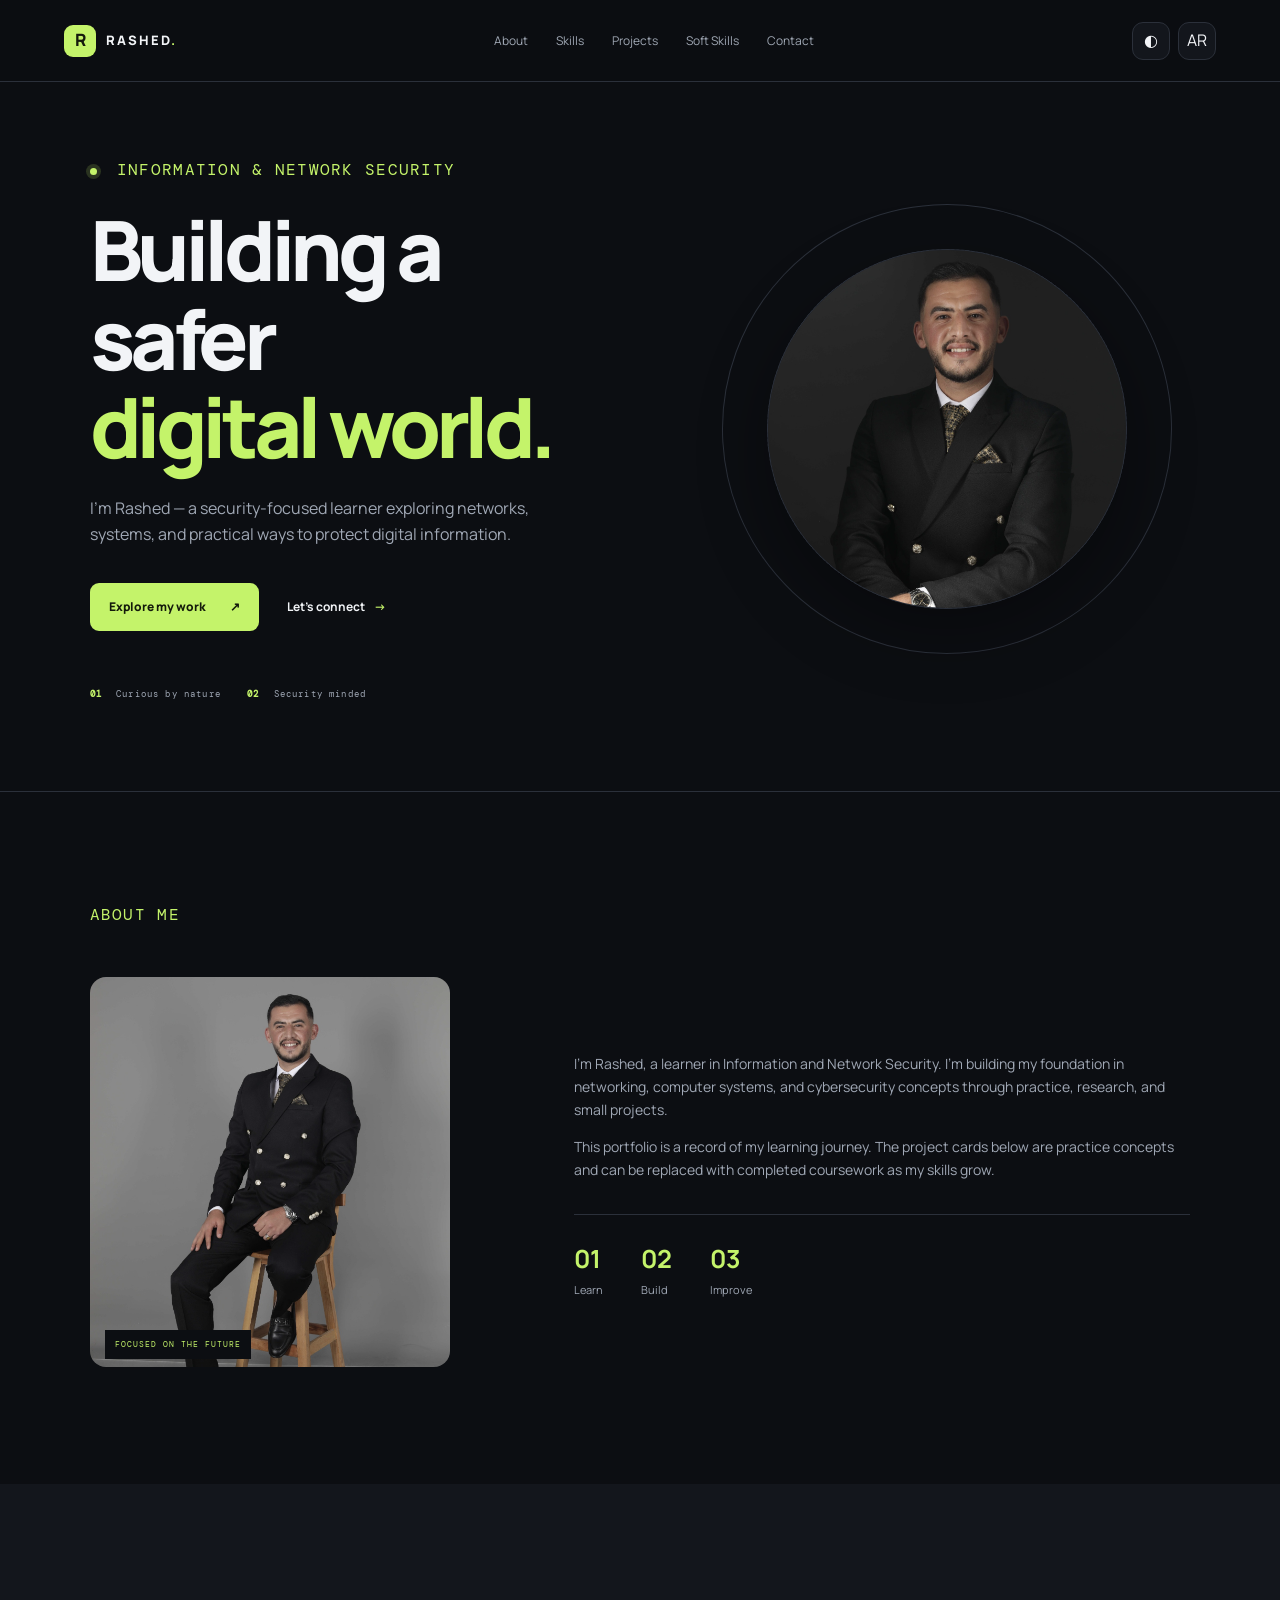
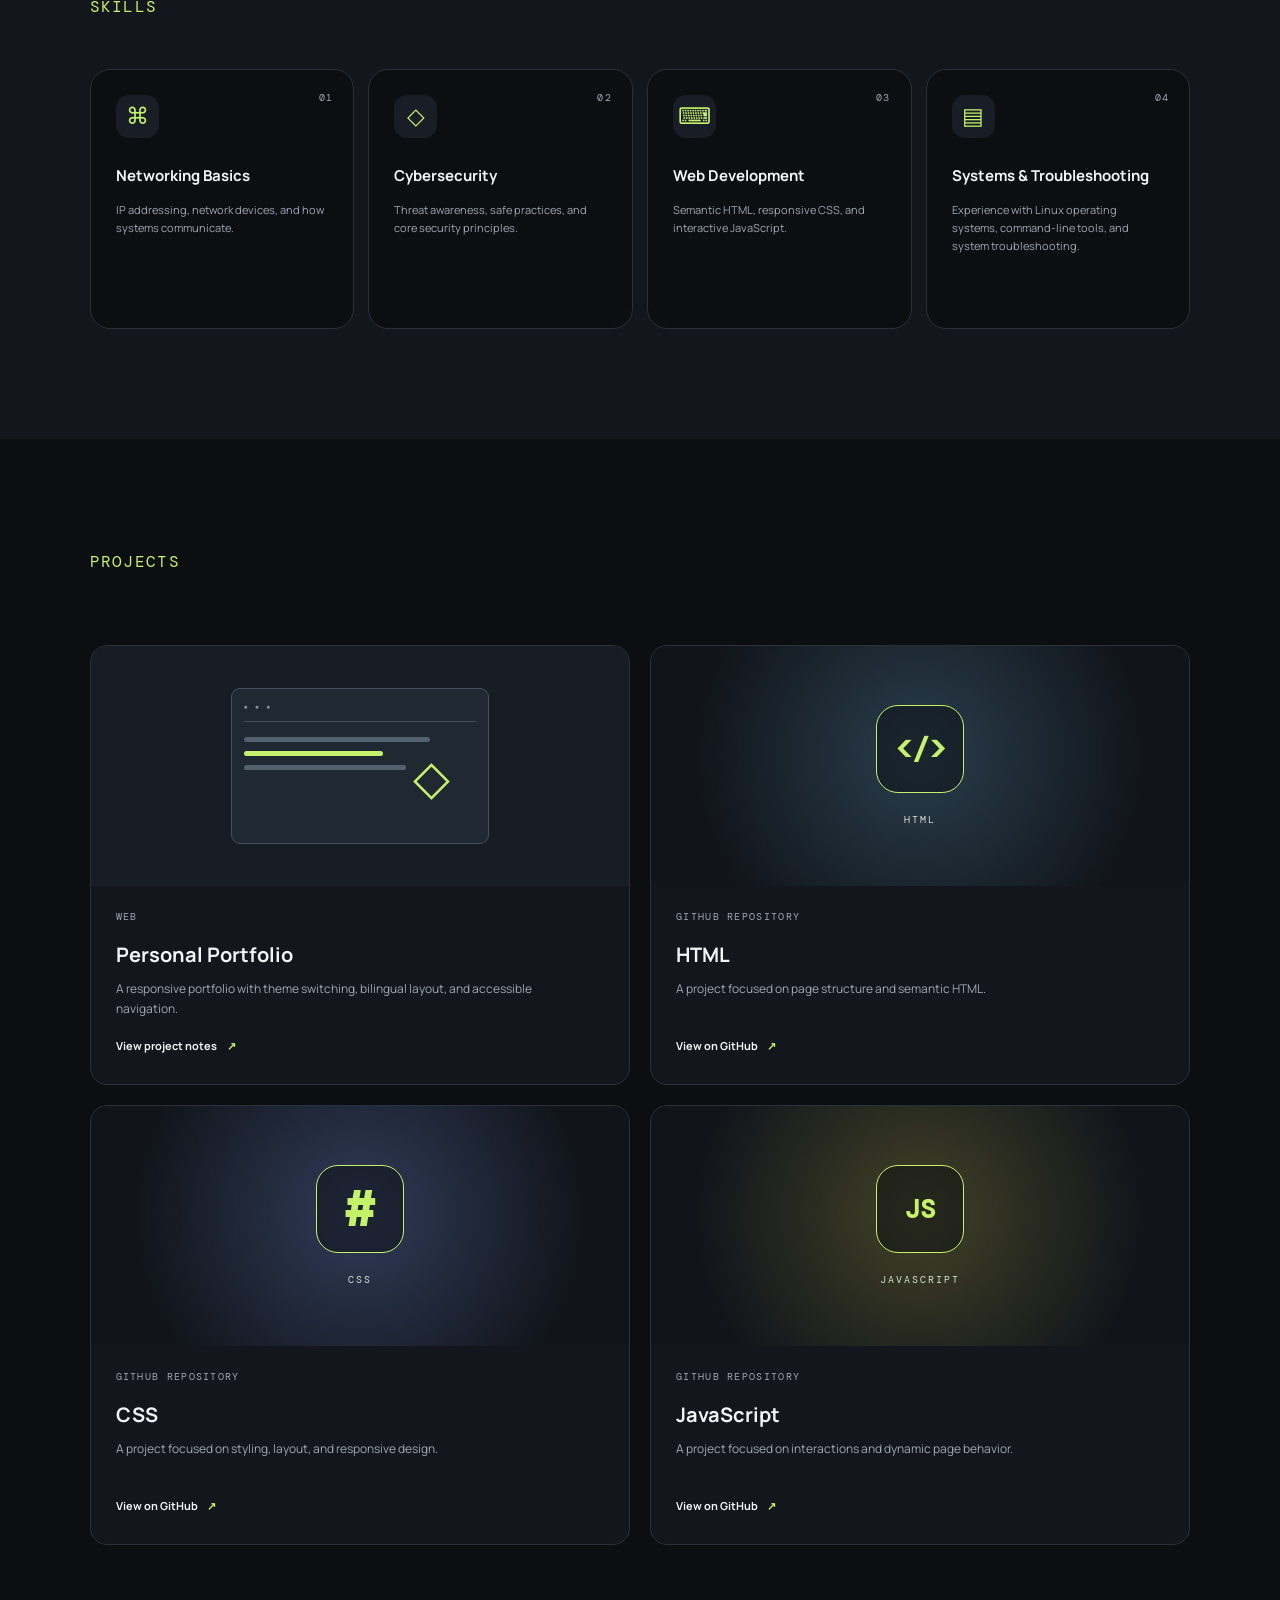
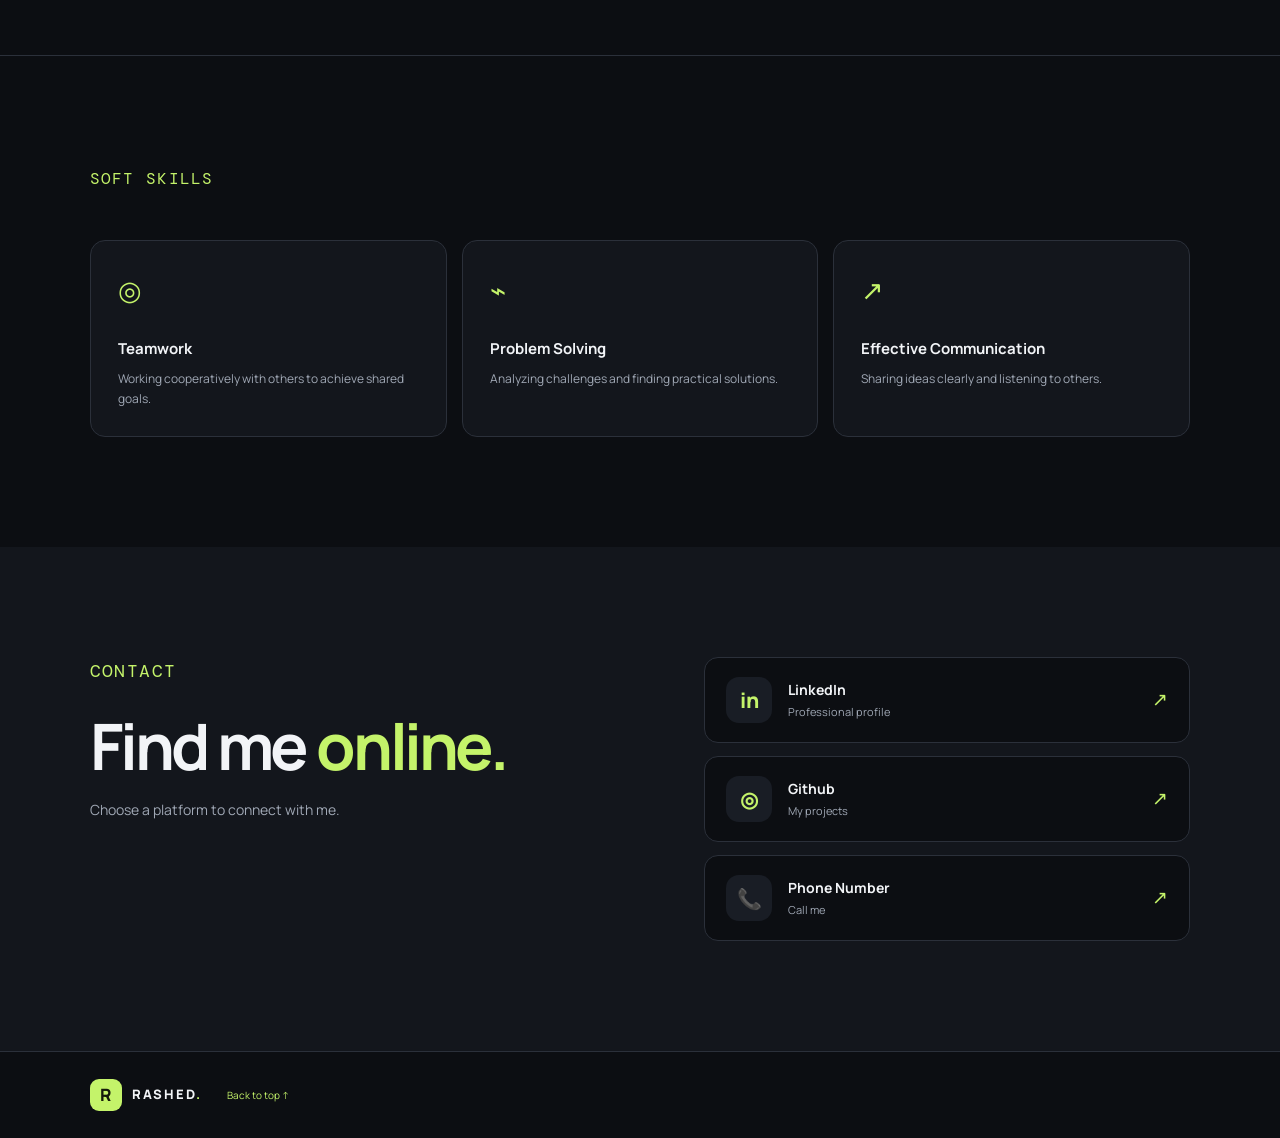
<file: index.html>
<!doctype html>
<html lang="en" dir="ltr">
<head>
  <meta charset="utf-8">
  <meta name="viewport" content="width=device-width, initial-scale=1">
  <meta name="description" content="Rashed's personal portfolio in information and network security.">
  <title>Rashed | Security Portfolio</title>
  <link rel="stylesheet" href="style.css">
  <script src="script.js" defer></script>
</head>
<body>
  <a class="skip-link" href="#main">Skip to content</a>

  <header class="site-header">
    <a class="brand" href="#home" aria-label="Rashed home">
      <span class="brand-mark">R</span>
      <span>RASHED<span class="brand-dot">.</span></span>
    </a>

    <button class="menu-toggle" id="menuToggle" aria-label="Open navigation" aria-expanded="false">☰</button>

    <nav class="nav" id="nav" aria-label="Main navigation">
      <a href="#about">About</a>
      <a href="#skills">Skills</a>
      <a href="#projects">Projects</a>
      <a href="#hobbies">Soft Skills</a>
      <a href="#contact">Contact</a>
    </nav>

    <div class="header-actions">
      <button class="icon-button" id="themeToggle" type="button" aria-label="Switch color theme" title="Switch theme">◐</button>
      <button class="icon-button" id="languageToggle" type="button" aria-label="Switch language">AR</button>
    </div>
  </header>

  <main id="main">
    <section class="hero section" id="home">
      <div class="hero-copy">
        <p class="eyebrow"><span class="status-dot"></span> INFORMATION &amp; NETWORK SECURITY</p>
        <h1>Building a safer<br><span>digital world.</span></h1>
        <p class="hero-intro">I'm Rashed — a security-focused learner exploring networks, systems, and practical ways to protect digital information.</p>

        <div class="hero-actions">
          <a class="button primary" href="#projects">Explore my work <span>↗</span></a>
          <a class="text-link" href="#contact">Let's connect <span>→</span></a>
        </div>

        <div class="hero-meta">
          <span><strong>01</strong> Curious by nature</span>
          <span><strong>02</strong> Security minded</span>
        </div>
      </div>

      <div class="hero-visual">
        <div class="image-frame">
          <img src="assets/profile-close.jpg" alt="Portrait of Rashed" class="hero-photo">
        </div>
        <div class="orbit orbit-one"></div>
        <div class="orbit orbit-two"></div>
      </div>
    </section>

    <section class="section about-section" id="about">
      <div class="section-heading">
        <p class="eyebrow">ABOUT ME</p>
        <h2>About Me</h2>
      </div>

      <div class="about-grid">
        <div class="about-photo-wrap">
          <img src="assets/profile-full.jpg" alt="Rashed sitting on a chair" class="about-photo">
          <span class="photo-caption">FOCUSED ON THE FUTURE</span>
        </div>

        <div class="about-copy">
          <p>I'm Rashed, a learner in Information and Network Security. I'm building my foundation in networking, computer systems, and cybersecurity concepts through practice, research, and small projects.</p>
          <p>This portfolio is a record of my learning journey. The project cards below are practice concepts and can be replaced with completed coursework as my skills grow.</p>

          <div class="fact-row">
            <div><strong>01</strong><span>Learn</span></div>
            <div><strong>02</strong><span>Build</span></div>
            <div><strong>03</strong><span>Improve</span></div>
          </div>
        </div>
      </div>
    </section>

    <section class="section skills-section" id="skills">
      <div class="section-heading">
        <p class="eyebrow">SKILLS</p>
        <h2>Skills</h2>
      </div>

      <div class="skills-grid">
        <article class="skill-card">
          <span class="skill-number">01</span>
          <div class="skill-icon">⌘</div>
          <h3>Networking Basics</h3>
          <p>IP addressing, network devices, and how systems communicate.</p>
                          </article>

        <article class="skill-card">
          <span class="skill-number">02</span>
          <div class="skill-icon">◇</div>
          <h3>Cybersecurity</h3>
          <p>Threat awareness, safe practices, and core security principles.</p>
        
        </article>

        <article class="skill-card">
          <span class="skill-number">03</span>
          <div class="skill-icon">⌨</div>
          <h3>Web Development</h3>
          <p>Semantic HTML, responsive CSS, and interactive JavaScript.</p>
                 </article>

        <article class="skill-card">
          <span class="skill-number">04</span>
          <div class="skill-icon">▤</div>
          <h3>Systems &amp; Troubleshooting</h3>
          <p>Experience with Linux operating systems, command-line tools, and system troubleshooting.</p>
          
        </article>
      </div>
    </section>

    <section class="section projects-section" id="projects">
      <div class="section-heading heading-row">
        <div>
          <p class="eyebrow">PROJECTS</p>
        </div>
      </div>

      <div class="projects-grid">
        <article class="project-card">
          <div class="project-art art-00">
            <div class="mini-window">
              <div class="window-dots">● ● ●</div>
              <div class="art-lines"><i></i><i></i><i></i></div>
              <div class="art-shield">◇</div>
            </div>
          </div>
          <div class="project-info">
            <div class="project-kicker"><span>WEB</span></div>
            <h3>Personal Portfolio</h3>
            <p>A responsive portfolio with theme switching, bilingual layout, and accessible navigation.</p>
            <button class="details-button" data-project="00">View project notes <span>↗</span></button>
          </div>
        </article>

        <!-- HTML project: add your GitHub URL in script.js -->
        <a class="project-card github-project" data-github-project="html" href="#" aria-label="Open HTML project on GitHub">
          <div class="project-art project-art-simple art-html">
            <span class="project-code-icon">&lt;/&gt;</span>
            <span class="project-art-label">HTML</span>
          </div>
          <div class="project-info">
            <div class="project-kicker"><span>GITHUB REPOSITORY</span></div>
            <h3>HTML</h3>
            <p data-project-description>A project focused on page structure and semantic HTML.</p>
            <span class="project-link-label">View on GitHub <span>↗</span></span>
          </div>
        </a>

        <!-- CSS project: add your GitHub URL in script.js -->
        <a class="project-card github-project" data-github-project="css" href="#" aria-label="Open CSS project on GitHub">
          <div class="project-art project-art-simple art-css">
            <span class="project-code-icon">#</span>
            <span class="project-art-label">CSS</span>
          </div>
          <div class="project-info">
            <div class="project-kicker"><span>GITHUB REPOSITORY</span></div>
            <h3>CSS</h3>
            <p data-project-description>A project focused on styling, layout, and responsive design.</p>
            <span class="project-link-label">View on GitHub <span>↗</span></span>
          </div>
        </a>

        <!-- JavaScript project: add your GitHub URL in script.js -->
        <a class="project-card github-project" data-github-project="js" href="#" aria-label="Open JavaScript project on GitHub">
          <div class="project-art project-art-simple art-js">
            <span class="project-code-icon">JS</span>
            <span class="project-art-label">JAVASCRIPT</span>
          </div>
          <div class="project-info">
            <div class="project-kicker"><span>GITHUB REPOSITORY</span></div>
            <h3>JavaScript</h3>
            <p data-project-description>A project focused on interactions and dynamic page behavior.</p>
            <span class="project-link-label">View on GitHub <span>↗</span></span>
          </div>
        </a>
      </div>
    </section>

    <section class="section hobbies-section" id="hobbies">
      <div class="section-heading">
        <p class="eyebrow">SOFT SKILLS</p>
        <h2>Soft Skills</h2>
      </div>

      <div class="hobbies-grid">
        <article>
          <span>◎</span>
          <h3>Teamwork</h3>
          <p>Working cooperatively with others to achieve shared goals.</p>
        </article>
        <article>
          <span>⌁</span>
          <h3>Problem Solving</h3>
          <p>Analyzing challenges and finding practical solutions.</p>
        </article>
        <article>
          <span>↗</span>
          <h3>Effective Communication</h3>
          <p>Sharing ideas clearly and listening to others.</p>
        </article>
      </div>
    </section>

    <section class="section contact-section" id="contact">
      <div class="contact-copy">
        <p class="eyebrow">CONTACT</p>
        <h2>Find me <span>online.</span></h2>
        <p>Choose a platform to connect with me.</p>
      </div>

      <div class="social-links" aria-label="Contact links">
        <a class="social-link" href="https://www.linkedin.com/feed//" target="_blank" rel="noopener noreferrer">
          <span class="social-icon">in</span>
          <span><strong>LinkedIn</strong><small>Professional profile</small></span>
          <span class="social-arrow">↗</span>
        </a>
        <a class="social-link" href="https://github.com/ralotoom/" target="_blank" rel="noopener noreferrer">
          <span class="social-icon">◎</span>
          <span><strong>Github</strong><small>My projects</small></span>
          <span class="social-arrow">↗</span>
        </a>
<a class="social-link" href="tel:+962798175282">
    <span class="social-icon" style="color: #22c55e; display: flex; align-items: center; justify-content: center; font-size: 20px;">📞</span>
    <span><strong>Phone Number</strong><small>Call me</small></span>
    <span class="social-arrow">↗</span>
</a>
        </a>
      </div>
    </section>
  </main>

  <footer class="site-footer">
    <a class="brand" href="#home">
      <span class="brand-mark">R</span>
      <span>RASHED<span class="brand-dot">.</span></span>
    </a>
    <a href="#home" class="back-top">Back to top ↑</a>
  </footer>

  <dialog id="projectDialog" class="project-dialog">
    <button class="dialog-close" id="dialogClose" aria-label="Close project notes">×</button>
    <p class="eyebrow" id="dialogKicker">PROJECT NOTES</p>
    <h2 id="dialogTitle">Project</h2>
    <p id="dialogText"></p>
    <div class="dialog-callout">Learning concept · Update this card with your actual project details when ready.</div>
  </dialog>
</body>
</html>
</file>
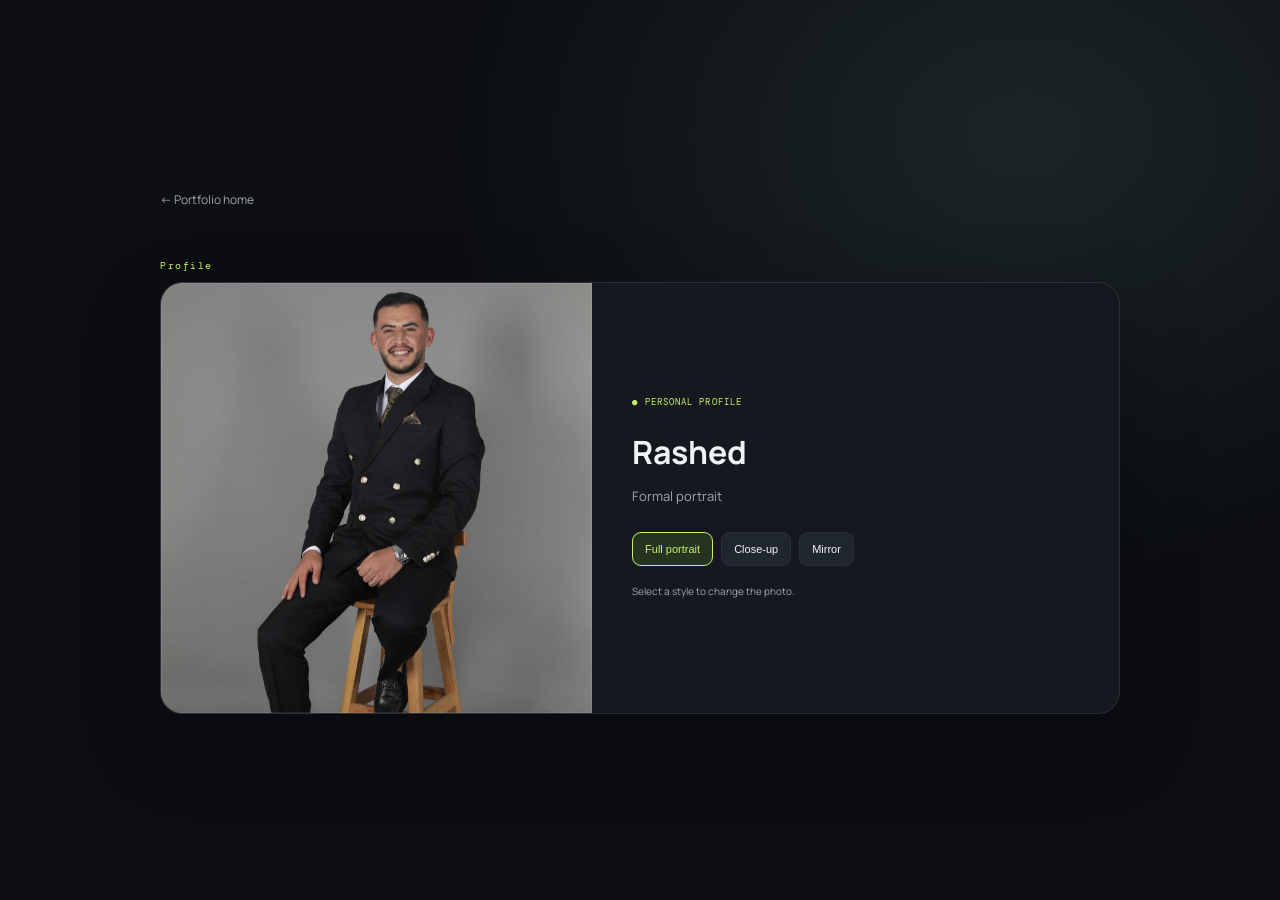
<file: bonus01_profile/index.html>
<!doctype html>
<html lang="en" dir="ltr">
<head><meta charset="utf-8"><meta name="viewport" content="width=device-width, initial-scale=1"><title>Avatar Switcher | Rashed</title><link rel="stylesheet" href="style.css"><script src="script.js" defer></script></head>
<body>
  <main class="page">
    <a class="back" href="../ex00/index.html">← Portfolio home</a>
    <p class="eyebrow">Profile</p>
    <section class="profile-card" aria-label="Interactive profile preview">
      <div class="photo-shell" id="photoShell"><img id="avatar" src="assets/profile-full.jpg" alt="Rashed in a full-length formal portrait"></div>
      <div class="profile-copy"><span class="status">● PERSONAL PROFILE</span><h2 id="profileName">Rashed</h2><p id="profileCaption">Formal portrait</p>
        <div class="choices" role="group" aria-label="Choose a profile photo">
          <button type="button" class="choice active" data-image="profile-full.jpg" data-alt="Rashed in a full-length formal portrait" data-caption="Formal portrait" aria-pressed="true">Full portrait</button>
          <button type="button" class="choice" data-image="profile-close.jpg" data-alt="Close-up professional portrait of Rashed" data-caption="Professional portrait" aria-pressed="false">Close-up</button>
          <button type="button" class="choice" data-image="profile-mirror.jpg" data-alt="Rashed in a mirror portrait" data-caption="Mirror portrait" aria-pressed="false">Mirror</button>
        </div>
        <p class="hint" role="status" id="hint">Select a style to change the photo.</p>
      </div>
    </section>
  </main>
</body></html>
</file>
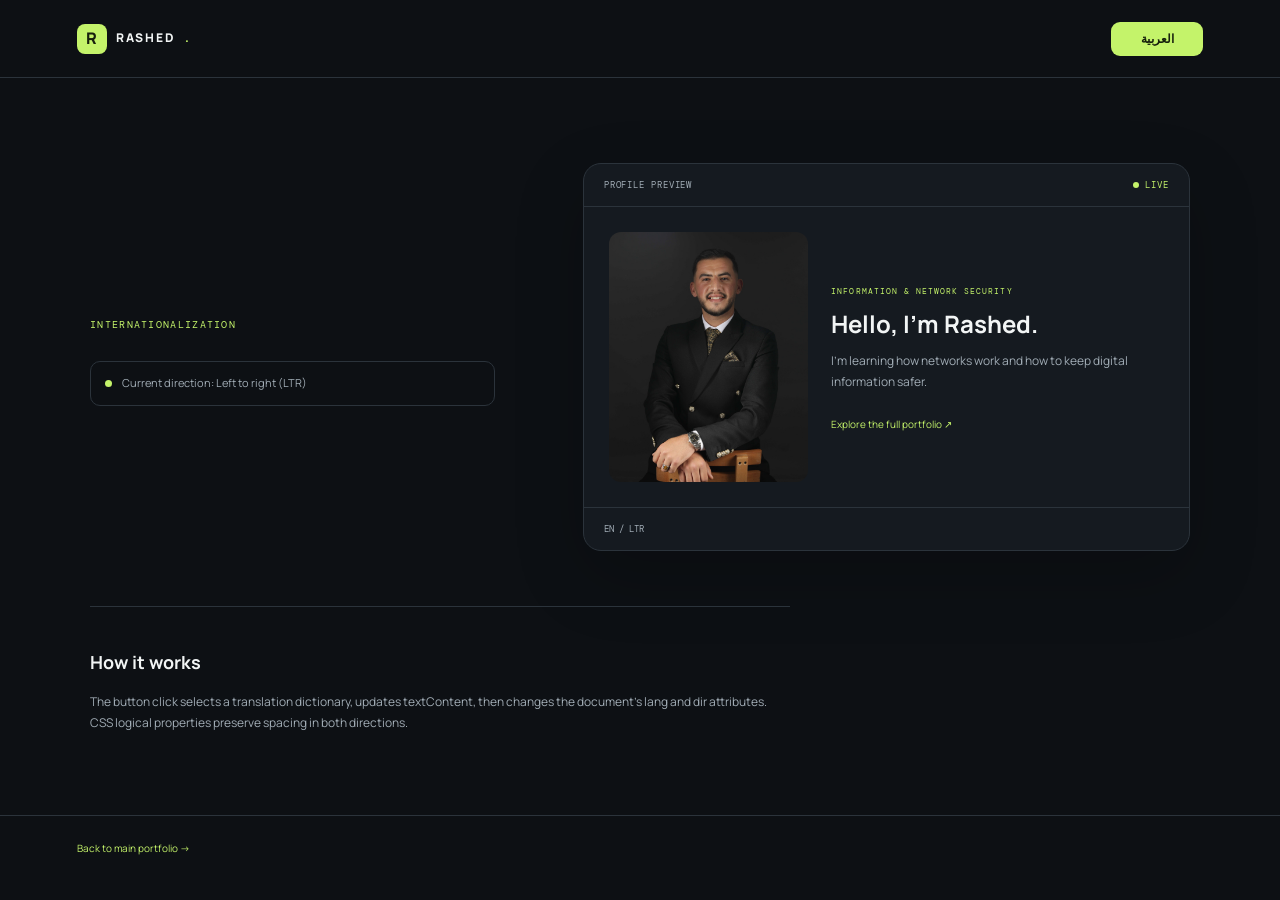
<file: bounce02/index.html>
<!doctype html>
<html lang="en" dir="ltr">
<head><meta charset="utf-8"><meta name="viewport" content="width=device-width, initial-scale=1"><title>Language Switcher | Rashed</title><link rel="stylesheet" href="style.css"><script src="script.js" defer></script></head>
<body>
  <header class="topbar"><a class="brand" href="../ex00/index.html"><span>R</span> RASHED<span class="dot">.</span></a><button id="languageToggle" class="language-toggle" type="button" aria-label="Switch language">العربية</button></header>
  <main class="layout">
    <section class="intro"><p class="eyebrow" data-i18n="label">INTERNATIONALIZATION</p><div class="direction-status"><span class="status-dot"></span><span data-i18n="direction">Current direction: Left to right (LTR)</span></div></section>
    <section class="preview" aria-label="Portfolio preview"><div class="preview-top"><span data-i18n="preview">PROFILE PREVIEW</span><span class="live"><i></i><span data-i18n="live">LIVE</span></span></div><div class="preview-body"><img src="assets/profile-close.jpg" alt="Professional portrait of Rashed" data-i18n-alt="photoAlt"><div class="preview-copy"><p class="eyebrow" data-i18n="role">INFORMATION &amp; NETWORK SECURITY</p><h2 data-i18n="name">Hello, I'm Rashed.</h2><p data-i18n="bio">I'm learning how networks work and how to keep digital information safer.</p><a href="../ex00/index.html" class="preview-link" data-i18n="link">Explore the full portfolio ↗</a></div></div><div class="preview-bottom"><span id="currentCode">EN / LTR</span></div></section>
    <section class="translation-note"><h2 data-i18n="howTitle">How it works</h2><p data-i18n="howText">The button click selects a translation dictionary, updates textContent, then changes the document's lang and dir attributes. CSS logical properties preserve spacing in both directions.</p></section>
  </main>
  <footer><a href="../ex00/index.html" data-i18n="back">Back to main portfolio →</a></footer>
</body></html>
</file>
<file: style.css>
@import url('https://fonts.googleapis.com/css2?family=DM+Mono:wght@400;500&family=Manrope:wght@400;500;600;700;800&display=swap');

:root {
  color-scheme: dark;
  --bg: #0c0e12;
  --surface: #13161c;
  --surface2: #191d25;
  --text: #f2f4f7;
  --muted: #a0a8b5;
  --line: #2b303a;
  --accent: #c4f36a;
  --accent-ink: #141a0b;
  --shadow: 0 24px 70px #0005;
  --radius: 20px;
}

body.light-theme {
  color-scheme: light;
  --bg: #f5f6f2;
  --surface: #fff;
  --surface2: #e9ece5;
  --text: #171b17;
  --muted: #60685e;
  --line: #d8ddd2;
  --accent: #47751a;
  --accent-ink: #fff;
  --shadow: 0 24px 70px #202b1614;
}

* {
  box-sizing: border-box;
}

html {
  scroll-behavior: smooth;
  scroll-padding-top: 90px;
}

body {
  margin: 0;
  background: var(--bg);
  color: var(--text);
  font-family: Manrope, Arial, sans-serif;
  line-height: 1.65;
  transition: background .35s, color .35s;
}

a {
  color: inherit;
  text-decoration: none;
}

button,
input,
textarea {
  font: inherit;
}

button {
  cursor: pointer;
}

.skip-link {
  position: absolute;
  left: -999px;
  top: 8px;
  background: var(--accent);
  color: var(--accent-ink);
  padding: 10px;
  z-index: 100;
}

.skip-link:focus {
  left: 8px;
}

.site-header {
  height: 82px;
  display: flex;
  align-items: center;
  justify-content: space-between;
  gap: 24px;
  padding: 0 max(5vw, 24px);
  border-bottom: 1px solid var(--line);
  position: sticky;
  top: 0;
  z-index: 20;
  background: color-mix(in srgb, var(--bg) 88%, transparent);
  backdrop-filter: blur(18px);
}

.brand {
  display: inline-flex;
  align-items: center;
  gap: 10px;
  font-size: 13px;
  font-weight: 800;
  letter-spacing: .15em;
}

.brand-mark {
  display: grid;
  place-items: center;
  width: 32px;
  height: 32px;
  background: var(--accent);
  color: var(--accent-ink);
  border-radius: 9px;
  font-size: 17px;
  letter-spacing: 0;
}

.brand-dot {
  color: var(--accent);
}

.nav {
  display: flex;
  gap: 28px;
}

.nav a {
  font-size: 12px;
  color: var(--muted);
  transition: color .2s;
}

.nav a:hover,
.nav a.active {
  color: var(--accent);
}

.header-actions {
  display: flex;
  gap: 8px;
}

.icon-button,
.menu-toggle {
  height: 38px;
  min-width: 38px;
  border: 1px solid var(--line);
  border-radius: 11px;
  background: var(--surface);
  color: var(--text);
}

.icon-button:hover {
  border-color: var(--accent);
}

.menu-toggle {
  display: none;
}

.section {
  padding: 110px max(7vw, 24px);
  max-width: 1600px;
  margin: auto;
}

.hero {
  min-height: 680px;
  display: grid;
  grid-template-columns: 1.05fr .95fr;
  align-items: center;
  gap: 6vw;
  padding-top: 75px;
  padding-bottom: 90px;
}

.eyebrow,
.project-kicker,
.art-label,
.photo-caption,
.hero-meta,
.skill-number,
.project-kicker span {
  font-family: "DM Mono", monospace;
  font-size: 10px;
  letter-spacing: .13em;
}

.eyebrow {
  color: var(--accent);
  margin: 0 0 22px;
}

.status-dot {
  display: inline-block;
  width: 7px;
  height: 7px;
  border-radius: 50%;
  background: var(--accent);
  margin-right: 9px;
  box-shadow: 0 0 0 4px color-mix(in srgb, var(--accent) 16%, transparent);
}

h1,
h2,
h3,
p {
  margin-top: 0;
}

h1 {
  font-size: clamp(45px, 6.5vw, 88px);
  line-height: 1.06;
  letter-spacing: -.065em;
  margin-bottom: 25px;
  font-weight: 800;
}

h1 span,
h2 span {
  color: var(--accent);
}

.hero-intro {
  max-width: 500px;
  color: var(--muted);
  font-size: 16px;
}

.hero-actions {
  display: flex;
  align-items: center;
  gap: 28px;
  margin-top: 35px;
}

.button {
  display: inline-flex;
  align-items: center;
  justify-content: center;
  gap: 24px;
  border: 0;
  border-radius: 9px;
  padding: 14px 19px;
  font-size: 12px;
  font-weight: 800;
  transition: transform .2s, filter .2s;
}

.button:hover {
  transform: translateY(-2px);
  filter: brightness(1.08);
}

.primary {
  background: var(--accent);
  color: var(--accent-ink);
}

.text-link {
  font-size: 12px;
  font-weight: 700;
}

.text-link span {
  color: var(--accent);
  margin-left: 7px;
}

.hero-meta {
  display: flex;
  gap: 26px;
  margin-top: 56px;
  color: var(--muted);
  font-size: 9px;
}

.hero-meta strong {
  color: var(--accent);
  margin-right: 8px;
}

.hero-visual {
  position: relative;
  min-height: 480px;
  display: grid;
  place-items: center;
}

.image-frame {
  width: min(74%, 390px);
  aspect-ratio: 1 / 1;
  height: auto;
  position: relative;
  z-index: 2;
  border-radius: 50%;
  overflow: hidden;
  background: var(--surface2);
  border: 1px solid var(--line);
  box-shadow: var(--shadow);
}

.hero-photo {
  width: 100%;
  height: 100%;
  object-fit: cover;
  object-position: center 20%;
  filter: saturate(.82);
}

.orbit {
  position: absolute;
  border: 1px solid var(--line);
  border-radius: 50%;
  aspect-ratio: 1;
}

.orbit-one {
  width: 450px;
  max-width: 100%;
  transform: rotate(-25deg);
}

.orbit-two {
  width: 360px;
  max-width: 88%;
  border-style: dashed;
  transform: rotate(35deg);
}

.section-heading {
  max-width: 750px;
  margin-bottom: 48px;
}

.section-heading h2,
.contact-copy h2 {
  font-size: clamp(32px, 4vw, 52px);
  line-height: 1.15;
  letter-spacing: -.05em;
  margin-bottom: 16px;
}

.section-description {
  max-width: 440px;
  color: var(--muted);
  font-size: 13px;
}

.about-section {
  border-top: 1px solid var(--line);
}

.about-grid {
  display: grid;
  grid-template-columns: .75fr 1.25fr;
  gap: 9vw;
  align-items: center;
}

.about-photo-wrap {
  position: relative;
  max-width: 360px;
}

.about-photo {
  width: 100%;
  height: 390px;
  object-fit: cover;
  object-position: center 18%;
  border-radius: 16px;
  filter: saturate(.78);
}

.photo-caption {
  position: absolute;
  bottom: 15px;
  left: 15px;
  background: var(--bg);
  padding: 8px 10px;
  color: var(--accent);
  font-size: 8px;
}

.about-copy p {
  color: var(--muted);
  font-size: 14px;
}

.about-copy .lead {
  font-size: 22px;
  line-height: 1.5;
  color: var(--text);
  font-weight: 600;
}

.fact-row {
  display: flex;
  gap: 38px;
  margin-top: 32px;
  padding-top: 23px;
  border-top: 1px solid var(--line);
}

.fact-row div {
  display: grid;
  gap: 2px;
}

.fact-row strong {
  font-size: 25px;
  color: var(--accent);
}

.fact-row span {
  font-size: 11px;
  color: var(--muted);
}

.skills-section {
  background: var(--surface);
  max-width: none;
}

.skills-section > * {
  max-width: 1300px;
  margin-left: auto;
  margin-right: auto;
}

.skills-grid {
  display: grid;
  grid-template-columns: repeat(4, 1fr);
  gap: 14px;
}

.skill-card {
  position: relative;
  padding: 25px;
  background: var(--bg);
  border: 1px solid var(--line);
  border-radius: var(--radius);
  min-height: 260px;
  transition: transform .25s, border-color .25s;
}

.skill-card:hover {
  transform: translateY(-5px);
  border-color: var(--accent);
}

.skill-number {
  position: absolute;
  right: 20px;
  top: 20px;
  color: var(--muted);
}

.skill-icon {
  display: grid;
  place-items: center;
  width: 43px;
  height: 43px;
  border-radius: 13px;
  background: var(--surface2);
  color: var(--accent);
  font-size: 23px;
  margin-bottom: 27px;
}

.skill-card h3 {
  font-size: 15px;
  line-height: 1.4;
}

.skill-card p {
  color: var(--muted);
  font-size: 11px;
  min-height: 58px;
}

.skill-track {
  height: 3px;
  background: var(--line);
  border-radius: 10px;
  overflow: hidden;
  margin-top: 20px;
}

.skill-track span {
  height: 100%;
  display: block;
  background: var(--accent);
}

.skill-card small {
  display: block;
  margin-top: 9px;
  color: var(--muted);
  font-size: 9px;
}

.heading-row {
  display: flex;
  align-items: end;
  justify-content: space-between;
  gap: 30px;
  max-width: none;
}

.heading-row .section-description {
  max-width: 360px;
}

.projects-grid {
  display: grid;
  grid-template-columns: repeat(2, 1fr);
  gap: 20px;
}

.project-card {
  background: var(--surface);
  border: 1px solid var(--line);
  border-radius: 17px;
  overflow: hidden;
  transition: transform .25s, border-color .25s;
}

.project-card:hover {
  transform: translateY(-4px);
  border-color: color-mix(in srgb, var(--accent) 60%, var(--line));
}

.project-art {
  height: 240px;
  position: relative;
  display: grid;
  place-items: center;
  overflow: hidden;
  background: #171d24;
}

.art-label {
  position: absolute;
  top: 17px;
  left: 18px;
  color: #c4f36a;
}

.mini-window {
  width: 48%;
  height: 65%;
  border: 1px solid #45505d;
  border-radius: 9px;
  background: #202832;
  padding: 12px;
  position: relative;
}

.window-dots {
  font-size: 7px;
  letter-spacing: 3px;
  color: #82919e;
  border-bottom: 1px solid #45505d;
  padding-bottom: 9px;
}

.art-lines {
  display: grid;
  gap: 9px;
  margin-top: 15px;
}

.art-lines i,
.lang-bars i {
  height: 5px;
  border-radius: 5px;
  background: #52616e;
  width: 80%;
}

.art-lines i:nth-child(2) {
  width: 60%;
  background: #c4f36a;
}

.art-lines i:nth-child(3) {
  width: 70%;
}

.art-shield {
  position: absolute;
  right: 15%;
  bottom: 18%;
  font-size: 48px;
  color: #c4f36a;
}

.art-01 {
  background: radial-gradient(circle at 50% 45%, #3b4651, #11151b 70%);
}

.avatar-demo {
  height: 175px;
  width: 130px;
  border: 1px solid #56616d;
  border-radius: 70px 70px 16px 16px;
  overflow: hidden;
  position: relative;
}

.avatar-demo img {
  width: 100%;
  height: 100%;
  object-fit: cover;
  object-position: 50% 20%;
}

.avatar-demo span {
  position: absolute;
  bottom: 0;
  left: 0;
  right: 0;
  text-align: center;
  padding: 6px;
  background: #10151bdc;
  color: #c4f36a;
  font: 8px "DM Mono", monospace;
}

.orbit-label {
  position: absolute;
  right: 18px;
  bottom: 18px;
  color: #a0b0bd;
  font: 9px "DM Mono", monospace;
  letter-spacing: .1em;
}

.art-02 {
  background: #171a26;
}

.lang-demo {
  display: flex;
  align-items: center;
  gap: 23px;
}

.lang-demo b {
  font-size: 35px;
  width: 64px;
  height: 64px;
  display: grid;
  place-items: center;
  border: 1px solid #65705d;
  border-radius: 17px;
  color: #c4f36a;
  background: #252d2b;
}

.lang-demo span {
  color: #a9b7a1;
}

.lang-bars {
  position: absolute;
  bottom: 30px;
  left: 24%;
  right: 24%;
  display: grid;
  gap: 8px;
}

.lang-bars i {
  width: 100%;
  height: 4px;
}

.lang-bars i:nth-child(2) {
  width: 75%;
}

.lang-bars i:nth-child(3) {
  width: 90%;
}

.art-03 {
  background: radial-gradient(ellipse at center, #1b2a2e, #11161a 70%);
}

.network-graphic {
  width: 230px;
  height: 150px;
  position: relative;
}

.network-graphic span {
  position: absolute;
  width: 27px;
  height: 27px;
  border: 1px solid #c4f36a;
  border-radius: 50%;
  background: #26352a;
  box-shadow: 0 0 20px #c4f36a25;
}

.network-graphic span:nth-child(1) {
  top: 4px;
  left: 100px;
}

.network-graphic span:nth-child(2) {
  top: 60px;
  left: 15px;
}

.network-graphic span:nth-child(3) {
  top: 60px;
  right: 15px;
}

.network-graphic span:nth-child(4) {
  bottom: 0;
  left: 100px;
}

.network-graphic span:nth-child(5) {
  top: 60px;
  left: 100px;
  background: #c4f36a;
}

.network-graphic i {
  position: absolute;
  height: 1px;
  background: #667d5b;
  transform-origin: left;
}

.network-graphic i:nth-of-type(1) {
  width: 90px;
  left: 115px;
  top: 32px;
  transform: rotate(145deg);
}

.network-graphic i:nth-of-type(2) {
  width: 90px;
  left: 115px;
  top: 32px;
  transform: rotate(35deg);
}

.network-graphic i:nth-of-type(3) {
  width: 70px;
  left: 115px;
  top: 73px;
  transform: rotate(90deg);
}

.network-graphic i:nth-of-type(4) {
  width: 90px;
  left: 115px;
  top: 86px;
  transform: rotate(215deg);
}

.network-caption {
  position: absolute;
  bottom: 16px;
  font: 8px "DM Mono", monospace;
  letter-spacing: .16em;
  color: #a2b4a0;
}

.project-info {
  padding: 23px 25px 26px;
}

.project-kicker {
  display: flex;
  justify-content: space-between;
  color: var(--accent);
  font-size: 9px;
}

.project-kicker span {
  color: var(--muted);
}

.project-info h3 {
  font-size: 20px;
  margin: 13px 0 8px;
}

.project-info p {
  font-size: 12px;
  color: var(--muted);
  max-width: 450px;
  min-height: 40px;
}

.details-button {
  padding: 0;
  border: 0;
  background: none;
  color: var(--text);
  font-size: 11px;
  font-weight: 700;
}

.details-button span {
  color: var(--accent);
  margin-left: 8px;
}

.hobbies-section {
  border-top: 1px solid var(--line);
}

.hobbies-grid {
  display: grid;
  grid-template-columns: repeat(3, 1fr);
  gap: 15px;
}

.hobbies-grid article {
  padding: 27px;
  border: 1px solid var(--line);
  border-radius: 15px;
  background: var(--surface);
}

.hobbies-grid article > span {
  font-size: 27px;
  color: var(--accent);
}

.hobbies-grid h3 {
  font-size: 15px;
  margin: 24px 0 8px;
}

.hobbies-grid p {
  font-size: 12px;
  color: var(--muted);
  margin-bottom: 0;
}

.contact-section {
  display: grid;
  grid-template-columns: 1fr 1fr;
  gap: 10vw;
  background: var(--surface);
  max-width: none;
}

.contact-section > * {
  max-width: 600px;
}

.contact-copy h2 {
  font-size: clamp(42px, 5vw, 66px);
}

.contact-copy > p:not(.eyebrow) {
  color: var(--muted);
  font-size: 14px;
  max-width: 350px;
}

.contact-note {
  font-size: 10px;
  color: var(--muted);
  margin-top: 36px;
}

.contact-form {
  display: grid;
  gap: 10px;
}

.contact-form label {
  font-size: 11px;
  color: var(--muted);
  margin-top: 5px;
}

.contact-form input,
.contact-form textarea {
  width: 100%;
  border: 1px solid var(--line);
  border-radius: 9px;
  background: var(--bg);
  color: var(--text);
  padding: 13px 14px;
  outline: none;
  font-size: 12px;
  resize: vertical;
}

.contact-form input:focus,
.contact-form textarea:focus {
  border-color: var(--accent);
}

.contact-form button {
  justify-self: start;
  margin-top: 8px;
}

.form-status {
  font-size: 10px;
  color: var(--muted);
  margin: 0;
}

.site-footer {
  padding: 27px max(7vw, 24px);
  display: flex;
  align-items: center;
  gap: 25px;
  flex-wrap: wrap;
  border-top: 1px solid var(--line);
}

.back-top {
  font-size: 10px;
  color: var(--accent);
}

.project-dialog {
  width: min(520px, calc(100% - 32px));
  border: 1px solid var(--line);
  border-radius: 18px;
  background: var(--surface);
  color: var(--text);
  padding: 34px;
  box-shadow: var(--shadow);
}

.project-dialog::backdrop {
  background: #000a;
  backdrop-filter: blur(5px);
}

.project-dialog h2 {
  font-size: 30px;
  letter-spacing: -.04em;
}

.project-dialog p:not(.eyebrow) {
  color: var(--muted);
  font-size: 13px;
}

.dialog-close {
  position: absolute;
  right: 15px;
  top: 12px;
  border: 0;
  background: none;
  color: var(--text);
  font-size: 26px;
}

.dialog-callout {
  border-left: 2px solid var(--accent);
  padding: 12px;
  background: var(--bg);
  font-size: 11px;
  color: var(--muted);
}

.reveal {
  opacity: 0;
  transform: translateY(18px);
  transition: opacity .65s, transform .65s;
}

.reveal.visible {
  opacity: 1;
  transform: translateY(0);
}

@media (max-width: 1000px) {
  .section {
    padding: 85px 5vw;
  }

  .hero {
    gap: 2vw;
  }

  .image-frame {
    height: auto;
    aspect-ratio: 1 / 1;
  }

  .skills-grid {
    grid-template-columns: repeat(2, 1fr);
  }

  .nav {
    gap: 16px;
  }

  .contact-section {
    gap: 6vw;
  }
}

@media (max-width: 720px) {
  .site-header {
    height: 70px;
    padding: 0 20px;
  }

  .menu-toggle {
    display: block;
    margin-left: auto;
  }

  .header-actions {
    gap: 5px;
  }

  .nav {
    display: none;
    position: absolute;
    top: 69px;
    left: 0;
    right: 0;
    padding: 18px 22px 22px;
    background: var(--bg);
    border-bottom: 1px solid var(--line);
    flex-direction: column;
    gap: 17px;
  }

  .nav.open {
    display: flex;
  }

  .nav a {
    font-size: 14px;
  }

  .hero {
    grid-template-columns: 1fr;
    padding-top: 65px;
    gap: 35px;
  }

  .hero-visual {
    min-height: 420px;
  }

  .image-frame {
    height: auto;
    aspect-ratio: 1 / 1;
    width: min(76%, 330px);
  }

  .orbit-one {
    width: 380px;
  }

  .orbit-two {
    width: 300px;
  }

  .hero-meta {
    margin-top: 35px;
  }

  .section {
    padding: 72px 22px;
  }

  .about-grid {
    grid-template-columns: 1fr;
    gap: 35px;
  }

  .about-photo-wrap {
    width: min(100%, 330px);
  }

  .about-photo {
    height: 350px;
  }

  .heading-row {
    display: block;
  }

  .heading-row .section-description {
    margin-top: 18px;
  }

  .projects-grid {
    grid-template-columns: 1fr;
  }

  .project-art {
    height: 220px;
  }

  .hobbies-grid {
    grid-template-columns: 1fr;
  }

  .hobbies-grid article {
    padding: 22px;
  }

  .contact-section {
    grid-template-columns: 1fr;
    gap: 35px;
  }

  .site-footer {
    gap: 16px;
  }
}

@media (max-width: 420px) {
  .brand {
    font-size: 11px;
  }

  .hero-actions {
    gap: 16px;
    flex-wrap: wrap;
  }

  .hero-meta {
    gap: 13px;
    flex-wrap: wrap;
  }

  .hero-visual {
    min-height: 370px;
  }

  .image-frame {
    height: auto;
    aspect-ratio: 1 / 1;
  }

  .skills-grid {
    grid-template-columns: 1fr;
  }

  .skill-card {
    min-height: 220px;
  }

  .skill-card p {
    min-height: 0;
  }

  .project-info {
    padding: 20px;
  }

  .site-footer .brand {
    margin-right: auto;
  }
}

@media (prefers-reduced-motion: reduce) {
  *,
  *::before,
  *::after {
    scroll-behavior: auto !important;
    transition: none !important;
    animation: none !important;
  }
}

/* Direct social contact links */
.social-links {
  display: grid;
  gap: 13px;
  align-content: center;
  width: 100%;
  max-width: 560px;
}

.social-link {
  display: flex;
  align-items: center;
  gap: 16px;
  padding: 19px 21px;
  border: 1px solid var(--line);
  border-radius: 14px;
  background: var(--bg);
  transition: transform .25s, border-color .25s;
}

.social-link:hover {
  transform: translateY(-3px);
  border-color: var(--accent);
}

.social-icon {
  display: grid;
  place-items: center;
  width: 46px;
  height: 46px;
  flex-shrink: 0;
  border-radius: 13px;
  background: var(--surface2);
  color: var(--accent);
  font-size: 21px;
  font-weight: 800;
}

.social-link > span:nth-child(2) {
  display: grid;
  gap: 2px;
}

.social-link strong {
  font-size: 14px;
}

.social-link small {
  font-size: 11px;
  color: var(--muted);
}

.social-arrow {
  margin-left: auto;
  color: var(--accent);
  font-size: 19px;
}

/* Requested heading size adjustments */
.hero .eyebrow {
  font-size: 13px;
}

.section-heading .eyebrow {
  font-size: 13px;
}

.section-heading h2 {
  font-size: clamp(38px, 4.4vw, 58px);
}

#contact .contact-copy .eyebrow {
  font-size: 15px;
}

/* Final heading refinements */
.hero .eyebrow {
  font-size: 16px;
  letter-spacing: .08em;
}

.section-heading .eyebrow {
  font-size: 16px;
  letter-spacing: .08em;
}

#contact .contact-copy .eyebrow {
  font-size: 18px;
  letter-spacing: .08em;
}

.section-heading h2 {
  display: none;
}

/* GitHub project cards: HTML, CSS, and JavaScript */
.github-project {
  display: block;
  color: inherit;
  cursor: pointer;
}

.github-project:focus-visible {
  outline: 2px solid var(--accent);
  outline-offset: 4px;
}

.project-art-simple {
  display: flex;
  align-items: center;
  justify-content: center;
  gap: 20px;
  flex-direction: column;
}

.art-html {
  background: radial-gradient(circle at 50% 45%, #293d4b, #11151b 75%);
}

.art-css {
  background: radial-gradient(circle at 50% 45%, #303b58, #11151b 75%);
}

.art-js {
  background: radial-gradient(circle at 50% 45%, #414126, #11151b 75%);
}

.project-code-icon {
  display: grid;
  place-items: center;
  width: 88px;
  height: 88px;
  border: 1px solid var(--accent);
  border-radius: 22px;
  color: var(--accent);
  font: 800 29px "DM Mono", monospace;
  background: #0c0e1280;
}

.art-css .project-code-icon {
  font-size: 48px;
}

.art-js .project-code-icon {
  font-size: 26px;
}

.project-art-label {
  font: 10px "DM Mono", monospace;
  letter-spacing: .2em;
  color: #d8e2d0;
}

.project-link-label {
  display: inline-flex;
  align-items: center;
  gap: 9px;
  color: var(--text);
  font-size: 11px;
  font-weight: 700;
}

.project-link-label span {
  color: var(--accent);
}

.github-project:hover .project-link-label {
  color: var(--accent);
}
</file>
<file: bonus01_profile/style.css>
@import url('https://fonts.googleapis.com/css2?family=DM+Mono:wght@400;500&family=Manrope:wght@400;500;700;800&display=swap');
:root{--bg:#0c0e12;--card:#15191f;--line:#2a3039;--text:#f1f4f6;--muted:#9da7b2;--accent:#c4f36a}*{box-sizing:border-box}body{margin:0;min-height:100vh;background:radial-gradient(ellipse at 80% 15%,#1b2526,transparent 40%),var(--bg);color:var(--text);font-family:Manrope,Arial,sans-serif;display:grid;place-items:center;padding:30px}.page{width:min(960px,100%)}.back{font-size:12px;color:var(--muted);text-decoration:none}.eyebrow{margin-top:50px;color:var(--accent);font:10px "DM Mono",monospace;letter-spacing:.15em}h1{font-size:clamp(42px,7vw,72px);line-height:1.04;letter-spacing:-.06em;margin:14px 0}h1 span{color:var(--accent)}.intro{max-width:590px;color:var(--muted);font-size:14px;line-height:1.8;margin-bottom:35px}.profile-card{display:grid;grid-template-columns:.9fr 1.1fr;gap:0;background:var(--card);border:1px solid var(--line);border-radius:22px;overflow:hidden;box-shadow:0 30px 80px #0004}.photo-shell{height:430px;overflow:hidden;background:#252a30;position:relative}.photo-shell::after{content:"";position:absolute;inset:0;border:1px solid #ffffff15;pointer-events:none}#avatar{width:100%;height:100%;object-fit:cover;object-position:center 20%;transition:opacity .22s ease,transform .4s ease;opacity:1}#avatar.changing{opacity:.1;transform:scale(1.025)}.profile-copy{padding:40px;align-self:center}.status{font:9px "DM Mono",monospace;color:var(--accent);letter-spacing:.12em}.profile-copy h2{font-size:32px;margin:20px 0 5px}.profile-copy>p{color:var(--muted);font-size:13px}.choices{display:flex;gap:8px;flex-wrap:wrap;margin-top:27px}.choice{background:#20262d;color:var(--text);border:1px solid var(--line);border-radius:9px;padding:10px 12px;font-size:11px;transition:background .2s,border-color .2s}.choice:hover,.choice.active{border-color:var(--accent);background:#273321}.choice.active{color:var(--accent)}.hint{font-size:10px!important;margin-top:18px}.footnote{color:#6f7a85;font:9px "DM Mono",monospace;letter-spacing:.1em;margin-top:25px}@media(max-width:680px){body{padding:22px}.eyebrow{margin-top:38px}.profile-card{grid-template-columns:1fr}.photo-shell{height:360px}.profile-copy{padding:27px}.choices{gap:6px}}@media(prefers-reduced-motion:reduce){*,*::before,*::after{transition:none!important}}
</file>
<file: bounce02/style.css>
@import url('https://fonts.googleapis.com/css2?family=DM+Mono:wght@400;500&family=Manrope:wght@400;500;700;800&family=Noto+Sans+Arabic:wght@400;500;700;800&display=swap');
:root{--bg:#0d1014;--panel:#151a20;--line:#2b333b;--text:#f2f5f5;--muted:#a1acb5;--accent:#c4f36a}*{box-sizing:border-box}body{margin:0;background:var(--bg);color:var(--text);font-family:Manrope,"Noto Sans Arabic",sans-serif;min-height:100vh;line-height:1.7}.topbar{height:78px;border-bottom:1px solid var(--line);display:flex;align-items:center;justify-content:space-between;padding-inline:max(6vw,22px)}.brand{color:var(--text);font-size:12px;letter-spacing:.15em;font-weight:800;text-decoration:none;display:flex;align-items:center;gap:9px}.brand>span:first-child{display:grid;place-items:center;width:30px;height:30px;background:var(--accent);color:#17200d;border-radius:8px;font-size:16px;letter-spacing:0}.dot{color:var(--accent)}.language-toggle{background:var(--accent);color:#17200d;border:0;border-radius:9px;padding:10px 15px;font-weight:800;font-size:12px;min-width:92px}.layout{width:min(1100px,88%);margin:0 auto;padding:85px 0 70px;display:grid;grid-template-columns:.8fr 1.2fr;gap:55px 8%;align-items:center}.eyebrow{font:10px "DM Mono",monospace;letter-spacing:.13em;color:var(--accent)}h1{font-size:clamp(42px,5vw,68px);line-height:1.1;letter-spacing:-.06em;margin:18px 0}h1 span{color:var(--accent)}.intro>p:not(.eyebrow){font-size:14px;color:var(--muted);max-width:380px}.direction-status{margin-top:30px;padding:12px 14px;border:1px solid var(--line);border-radius:10px;display:flex;align-items:center;gap:10px;font-size:11px;color:var(--muted)}.status-dot{width:7px;height:7px;border-radius:50%;background:var(--accent);flex:none}.preview{border:1px solid var(--line);background:var(--panel);border-radius:18px;overflow:hidden;box-shadow:0 25px 70px #0003}.preview-top,.preview-bottom{padding:15px 20px;display:flex;justify-content:space-between;align-items:center;gap:15px;color:var(--muted);font:9px "DM Mono",monospace;letter-spacing:.1em}.preview-top{border-bottom:1px solid var(--line)}.live{display:flex;align-items:center;gap:6px;color:var(--accent)}.live i{width:6px;height:6px;background:var(--accent);border-radius:50%}.preview-body{display:grid;grid-template-columns:.75fr 1.25fr;gap:23px;padding:25px;align-items:center}.preview-body img{width:100%;height:250px;object-fit:cover;object-position:center 20%;border-radius:12px}.preview-copy h2{font-size:24px;line-height:1.3;margin:12px 0}.preview-copy>p:not(.eyebrow){font-size:12px;color:var(--muted)}.preview-copy .eyebrow{font-size:8px}.preview-link{display:inline-block;color:var(--accent);font-size:10px;text-decoration:none;margin-top:12px}.preview-bottom{border-top:1px solid var(--line);letter-spacing:0}.translation-note{grid-column:1/-1;border-top:1px solid var(--line);padding-top:25px;max-width:700px}.translation-note h2{font-size:18px}.translation-note p{font-size:12px;color:var(--muted)}footer{border-top:1px solid var(--line);padding:24px max(6vw,22px);display:flex;justify-content:space-between;gap:15px;flex-wrap:wrap;color:var(--muted);font-size:10px}footer a{color:var(--accent);text-decoration:none}html[dir="rtl"] body{font-family:"Noto Sans Arabic",Manrope,sans-serif}html[dir="rtl"] .eyebrow{letter-spacing:0;font-family:"Noto Sans Arabic",sans-serif;font-size:11px}html[dir="rtl"] h1{letter-spacing:0;line-height:1.35}html[dir="rtl"] .preview-top,html[dir="rtl"] .preview-bottom{letter-spacing:0}html[dir="rtl"] .status-dot{margin-inline-start:0}@media(max-width:760px){.layout{grid-template-columns:1fr;gap:40px;padding-top:55px}.preview-body{grid-template-columns:.8fr 1.2fr;gap:16px;padding:18px}.preview-body img{height:220px}.translation-note{grid-column:auto}}@media(max-width:500px){.preview-body{grid-template-columns:1fr}.preview-body img{height:280px;object-position:center 20%}.preview-copy h2{font-size:22px}.preview-bottom{align-items:flex-start;flex-direction:column}.topbar{height:70px}}
</file>
